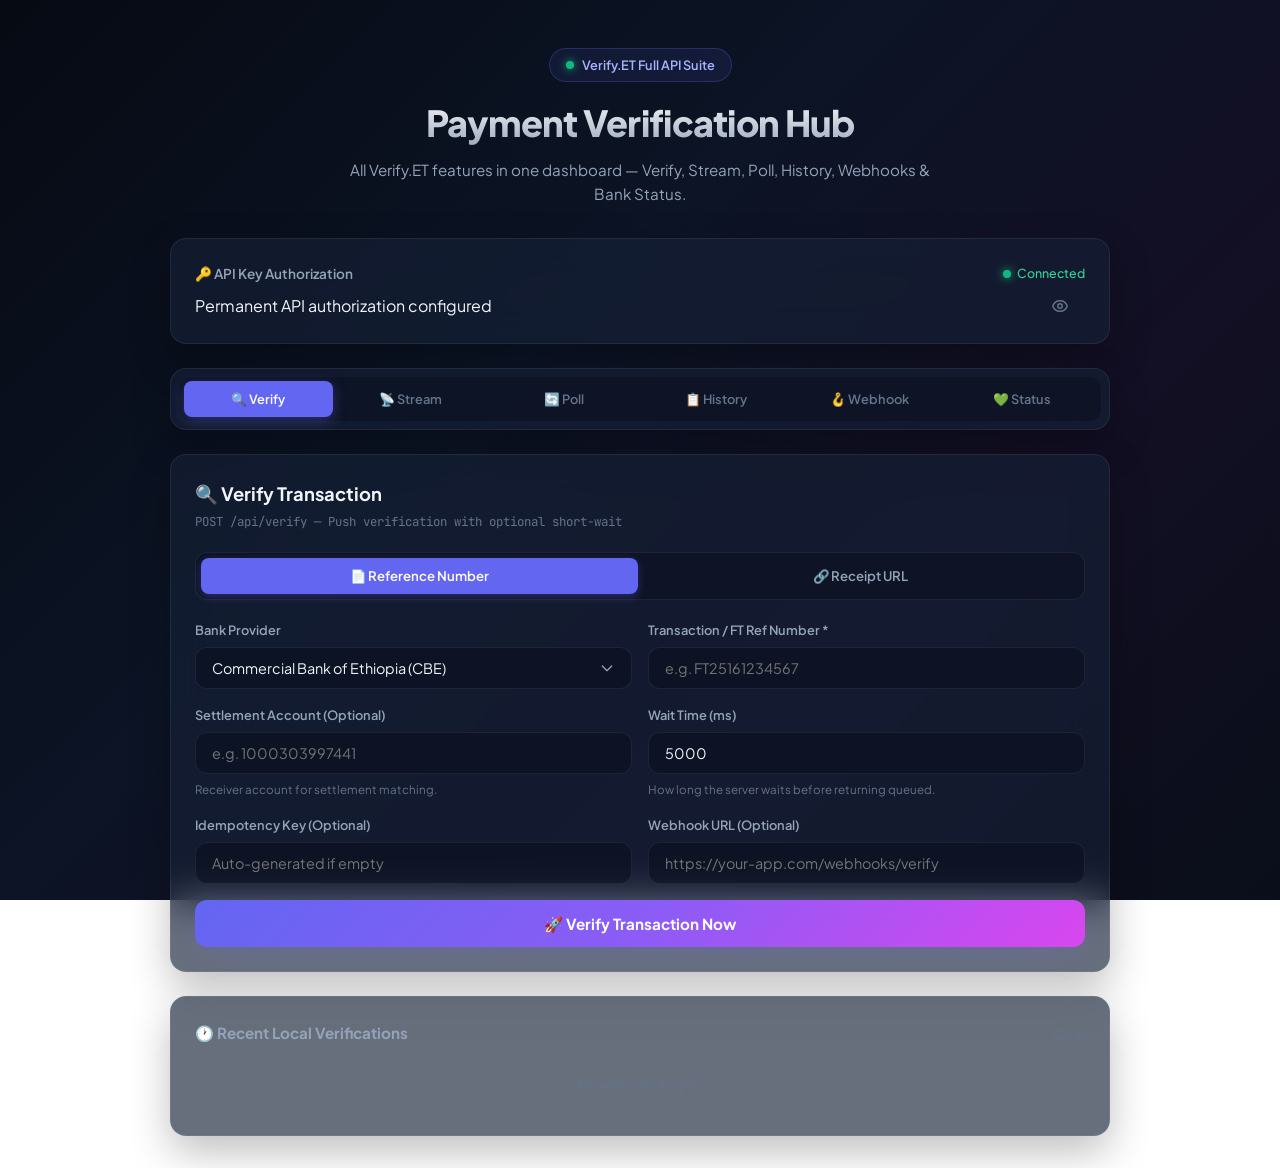
<file: index.html>
<!DOCTYPE html>
<html lang="en">
<head>
  <meta charset="UTF-8">
  <meta name="viewport" content="width=device-width, initial-scale=1.0">
  <title>Verify.ET — Full Payment Verification Suite</title>
  <meta name="description" content="Verify Ethiopian bank transactions with all Verify.ET features: Push, Pull/Stream, Polling, Webhooks, History & more.">
  <link rel="preconnect" href="https://fonts.googleapis.com">
  <link rel="preconnect" href="https://fonts.gstatic.com" crossorigin>
  <link href="https://fonts.googleapis.com/css2?family=Plus+Jakarta+Sans:wght@300;400;500;600;700;800&family=JetBrains+Mono:wght@400;500;600&display=swap" rel="stylesheet">
  <link rel="stylesheet" href="styles.css">
</head>
<body>
  <div class="container">
    <!-- Header -->
    <header class="header">
      <div class="brand-badge"><span class="dot"></span> Verify.ET Full API Suite</div>
      <h1>Payment Verification Hub</h1>
      <p>All Verify.ET features in one dashboard — Verify, Stream, Poll, History, Webhooks & Bank Status.</p>
    </header>

    <!-- API Config Card -->
    <div class="glass-card">
      <div class="api-bar">
        <label>
          <span>🔑 API Key Authorization</span>
          <span class="status-dot-label"><span class="dot"></span> Connected</span>
        </label>
        <div class="input-wrapper">
          <div class="api-configured">Permanent API authorization configured</div>
          <button type="button" class="toggle-btn" id="toggleApiKey" title="Toggle visibility" hidden>
            <svg width="18" height="18" fill="none" stroke="currentColor" viewBox="0 0 24 24"><path stroke-linecap="round" stroke-linejoin="round" stroke-width="2" d="M15 12a3 3 0 11-6 0 3 3 0 016 0z"/><path stroke-linecap="round" stroke-linejoin="round" stroke-width="2" d="M2.458 12C3.732 7.943 7.523 5 12 5c4.478 0 8.268 2.943 9.542 7-1.274 4.057-5.064 7-9.542 7-4.477 0-8.268-2.943-9.542-7z"/></svg>
          </button>
        </div>
      </div>
    </div>

    <!-- Main Navigation Tabs -->
    <div class="glass-card main-tabs-card">
      <div class="main-tabs-nav">
        <button class="main-tab active" onclick="switchMainTab('verify')">🔍 Verify</button>
        <button class="main-tab" onclick="switchMainTab('stream')">📡 Stream</button>
        <button class="main-tab" onclick="switchMainTab('poll')">🔄 Poll</button>
        <button class="main-tab" onclick="switchMainTab('history')">📋 History</button>
        <button class="main-tab" onclick="switchMainTab('webhook')">🪝 Webhook</button>
        <button class="main-tab" onclick="switchMainTab('status')">💚 Status</button>
      </div>
    </div>

    <!-- ===== TAB: VERIFY ===== -->
    <div class="tab-panel active" id="panel-verify">
      <div class="glass-card">
        <div class="card-title">
          <span>🔍 Verify Transaction</span>
          <span class="card-subtitle">POST /api/verify — Push verification with optional short-wait</span>
        </div>
        <div class="tabs-nav">
          <button type="button" class="tab-btn active" id="tabTxn" onclick="switchSubTab('txn')">📄 Reference Number</button>
          <button type="button" class="tab-btn" id="tabUrl" onclick="switchSubTab('url')">🔗 Receipt URL</button>
        </div>
        <form id="verifyForm" onsubmit="handleVerify(event)">
          <div class="form-grid">
            <div class="form-group">
              <label for="bankSelect">Bank Provider</label>
              <select id="bankSelect" class="form-control">
                <option value="cbe" selected>Commercial Bank of Ethiopia (CBE)</option>
                <option value="amhara">Amhara Bank</option>
                <option value="telebirr">Telebirr</option>
                <option value="dashen">Dashen Bank</option>
                <option value="awash">Awash Bank</option>
                <option value="boa">Bank of Abyssinia (BOA)</option>
                <option value="zemen">Zemen Bank</option>
                <option value="cbebirr">CBE Birr</option>
                <option value="mpesa">M-Pesa Ethiopia</option>
                <option value="siinqee">Siinqee Bank</option>
                <option value="kaafi">Kaafi Ebirr</option>
              </select>
            </div>
            <div id="txnFieldsGroup" class="form-group">
              <label for="txnInput">Transaction / FT Ref Number *</label>
              <input type="text" id="txnInput" class="form-control" placeholder="e.g. FT25161234567" required>
            </div>
            <div id="urlFieldsGroup" class="form-group" style="display:none;">
              <label for="urlInput">Receipt URL *</label>
              <input type="url" id="urlInput" class="form-control" placeholder="https://cbe.com.et/receipt/...">
              <div class="hint-text">Paste the full receipt URL shared from mobile banking.</div>
            </div>
            <div class="form-group">
              <label for="accountInput">Settlement Account (Optional)</label>
              <input type="text" id="accountInput" class="form-control" placeholder="e.g. 1000303997441">
              <div class="hint-text">Receiver account for settlement matching.</div>
            </div>
            <div class="form-group">
              <label for="waitMsInput">Wait Time (ms)</label>
              <input type="number" id="waitMsInput" class="form-control" value="5000" min="0" max="15000" step="500">
              <div class="hint-text">How long the server waits before returning queued.</div>
            </div>
            <div class="form-group">
              <label for="idempotencyInput">Idempotency Key (Optional)</label>
              <input type="text" id="idempotencyInput" class="form-control" placeholder="Auto-generated if empty">
            </div>
            <div class="form-group">
              <label for="webhookUrlInput">Webhook URL (Optional)</label>
              <input type="url" id="webhookUrlInput" class="form-control" placeholder="https://your-app.com/webhooks/verify">
            </div>
          </div>
          <button type="submit" class="btn-submit" id="btnSubmit">
            <span id="btnText">🚀 Verify Transaction Now</span>
            <div class="spinner" id="btnSpinner" style="display:none;"></div>
          </button>
        </form>
      </div>
    </div>

    <!-- ===== TAB: STREAM (SSE) ===== -->
    <div class="tab-panel" id="panel-stream">
      <div class="glass-card">
        <div class="card-title">
          <span>📡 Real-Time Stream (SSE)</span>
          <span class="card-subtitle">GET /api/verify/:requestId/events — Server-Sent Events</span>
        </div>
        <div class="form-grid">
          <div class="form-group full-width">
            <label for="streamRequestId">Request ID</label>
            <input type="text" id="streamRequestId" class="form-control" placeholder="550e8400-e29b-41d4-a716-446655440000">
            <div class="hint-text">Enter the requestId from a queued verification to stream live updates.</div>
          </div>
        </div>
        <div class="btn-row">
          <button type="button" class="btn-submit" onclick="startStream()" id="btnStream">
            <span>📡 Start Stream</span>
          </button>
          <button type="button" class="btn-danger" onclick="stopStream()" id="btnStopStream" style="display:none;">
            ⏹ Stop
          </button>
        </div>
        <div id="streamEventsContainer" class="stream-events" style="display:none;">
          <div class="stream-header">
            <span>Live Events</span>
            <span class="stream-status" id="streamStatusDot">● Connecting</span>
          </div>
          <div id="streamEventsList" class="stream-list"></div>
        </div>
      </div>
    </div>

    <!-- ===== TAB: POLL ===== -->
    <div class="tab-panel" id="panel-poll">
      <div class="glass-card">
        <div class="card-title">
          <span>🔄 Poll Verification Status</span>
          <span class="card-subtitle">GET /api/verify/:requestId — Check status by ID</span>
        </div>
        <div class="form-grid">
          <div class="form-group full-width">
            <label for="pollRequestId">Request ID</label>
            <input type="text" id="pollRequestId" class="form-control" placeholder="550e8400-e29b-41d4-a716-446655440000">
          </div>
        </div>
        <div class="btn-row">
          <button type="button" class="btn-submit" onclick="pollOnce()">🔄 Poll Once</button>
          <button type="button" class="btn-submit btn-secondary-action" onclick="startAutoPoll()" id="btnAutoPoll">⚡ Auto-Poll</button>
          <button type="button" class="btn-danger" onclick="stopAutoPoll()" id="btnStopPoll" style="display:none;">⏹ Stop</button>
        </div>
        <div id="pollResultContainer" style="display:none;"></div>
      </div>
    </div>

    <!-- ===== TAB: HISTORY ===== -->
    <div class="tab-panel" id="panel-history">
      <div class="glass-card">
        <div class="card-title">
          <span>📋 Verification History</span>
          <span class="card-subtitle">GET /api/verify/history — Server-side history with filters</span>
        </div>
        <div class="form-grid">
          <div class="form-group">
            <label for="histBank">Filter by Bank</label>
            <select id="histBank" class="form-control">
              <option value="">All Banks</option>
              <option value="cbe">CBE</option>
              <option value="telebirr">Telebirr</option>
              <option value="dashen">Dashen</option>
              <option value="awash">Awash</option>
              <option value="boa">BOA</option>
              <option value="cbebirr">CBE Birr</option>
              <option value="siinqee">Siinqee</option>
              <option value="mpesa">M-Pesa</option>
              <option value="amhara">Amhara</option>
              <option value="zemen">Zemen</option>
              <option value="kaafi">Kaafi</option>
            </select>
          </div>
          <div class="form-group">
            <label for="histStatus">Filter by Status</label>
            <select id="histStatus" class="form-control">
              <option value="">All Statuses</option>
              <option value="success">Success</option>
              <option value="failed">Failed</option>
              <option value="not_found">Not Found</option>
              <option value="pending">Pending</option>
            </select>
          </div>
          <div class="form-group">
            <label for="histLimit">Limit</label>
            <input type="number" id="histLimit" class="form-control" value="20" min="1" max="100">
          </div>
          <div class="form-group">
            <label for="histOffset">Offset</label>
            <input type="number" id="histOffset" class="form-control" value="0" min="0">
          </div>
        </div>
        <button type="button" class="btn-submit" onclick="fetchHistory()">📋 Fetch History</button>
        <div id="historyResultContainer" style="display:none;"></div>
      </div>
    </div>

    <!-- ===== TAB: WEBHOOK ===== -->
    <div class="tab-panel" id="panel-webhook">
      <div class="glass-card">
        <div class="card-title">
          <span>🪝 Webhook Tester</span>
          <span class="card-subtitle">POST /api/verify/test-webhook — Send a test webhook event</span>
        </div>
        <div class="form-grid">
          <div class="form-group full-width">
            <label for="testWebhookUrl">Webhook URL</label>
            <input type="url" id="testWebhookUrl" class="form-control" placeholder="https://your-app.com/webhooks/verify">
          </div>
          <div class="form-group">
            <label for="webhookScenario">Scenario</label>
            <select id="webhookScenario" class="form-control">
              <option value="success">Success</option>
              <option value="failed">Failed</option>
              <option value="not_found">Not Found</option>
            </select>
          </div>
        </div>
        <button type="button" class="btn-submit" onclick="testWebhook()">🪝 Send Test Webhook</button>
        <div id="webhookResultContainer" style="display:none;"></div>
      </div>
    </div>

    <!-- ===== TAB: STATUS ===== -->
    <div class="tab-panel" id="panel-status">
      <div class="glass-card">
        <div class="card-title">
          <span>💚 Bank & System Status</span>
          <span class="card-subtitle">GET /api/uptime — Check provider availability</span>
        </div>
        <button type="button" class="btn-submit" onclick="fetchStatus()">💚 Check System Status</button>
        <div id="statusResultContainer" style="display:none;"></div>
      </div>
    </div>

    <!-- ===== RESULT CARD (shared for verify) ===== -->
    <div class="glass-card result-section" id="resultCard">
      <div class="receipt-header">
        <div class="bank-info">
          <div class="bank-icon" id="resBankIcon">CBE</div>
          <div class="bank-details">
            <h3 id="resBankName">Commercial Bank of Ethiopia</h3>
            <p id="resTxnId">Ref: —</p>
          </div>
        </div>
        <div class="status-badge verified" id="resStatusBadge">✓ Verified</div>
      </div>
      <div class="amount-display">
        <label>Total Verified Amount</label>
        <div class="amount-val" id="resAmount">0.00 <span>ETB</span></div>
      </div>
      <div class="details-grid">
        <div class="detail-item"><div class="label">Payer</div><div class="value" id="resPayerName">—</div><div class="sub-value" id="resPayerAcc">Acc: —</div></div>
        <div class="detail-item"><div class="label">Receiver</div><div class="value" id="resReceiverName">—</div><div class="sub-value" id="resReceiverAcc">Acc: —</div></div>
        <div class="detail-item"><div class="label">Date</div><div class="value" id="resDate">—</div><div class="sub-value" id="resMethod">Method: —</div></div>
        <div class="detail-item"><div class="label">Description</div><div class="value" id="resDescription">—</div></div>
      </div>
      <!-- Settlement Match -->
      <div id="settlementMatchSection" class="settlement-section" style="display:none;">
        <div class="section-title">🏦 Settlement Account Match</div>
        <div class="details-grid" id="settlementGrid"></div>
      </div>
      <!-- Confirmation History -->
      <div id="confirmationSection" class="settlement-section" style="display:none;">
        <div class="section-title">📊 Confirmation History</div>
        <div class="details-grid" id="confirmationGrid"></div>
      </div>
      <!-- Queued Info -->
      <div id="queuedSection" class="queued-section" style="display:none;">
        <div class="queued-banner">
          <div class="spinner"></div>
          <div>
            <strong>Verification Queued</strong>
            <p id="queuedMessage">Processing in background...</p>
          </div>
        </div>
        <div class="btn-row" style="margin-top:1rem;">
          <button type="button" class="btn-submit btn-secondary-action" onclick="autoStreamFromResult()">📡 Stream Updates</button>
          <button type="button" class="btn-submit btn-secondary-action" onclick="autoPollFromResult()">🔄 Auto-Poll</button>
        </div>
      </div>
      <div class="result-actions">
        <button type="button" class="btn-secondary" onclick="copyReceiptSummary()">📋 Copy Summary</button>
        <button type="button" class="btn-secondary" onclick="toggleJsonView()">{ } Raw JSON</button>
        <button type="button" class="btn-secondary" onclick="window.print()">🖨 Print</button>
      </div>
      <pre class="json-box" id="jsonBox"></pre>
    </div>

    <!-- Local History -->
    <div class="glass-card" id="localHistoryCard">
      <div class="history-title">
        <span>🕐 Recent Local Verifications</span>
        <button type="button" class="clear-btn" onclick="clearLocalHistory()">Clear</button>
      </div>
      <div class="history-list" id="localHistoryList">
        <div class="empty-state">No verifications yet.</div>
      </div>
    </div>
  </div>

  <div class="toast" id="toast">Notification</div>
  <script src="app.js"></script>
</body>
</html>
</file>
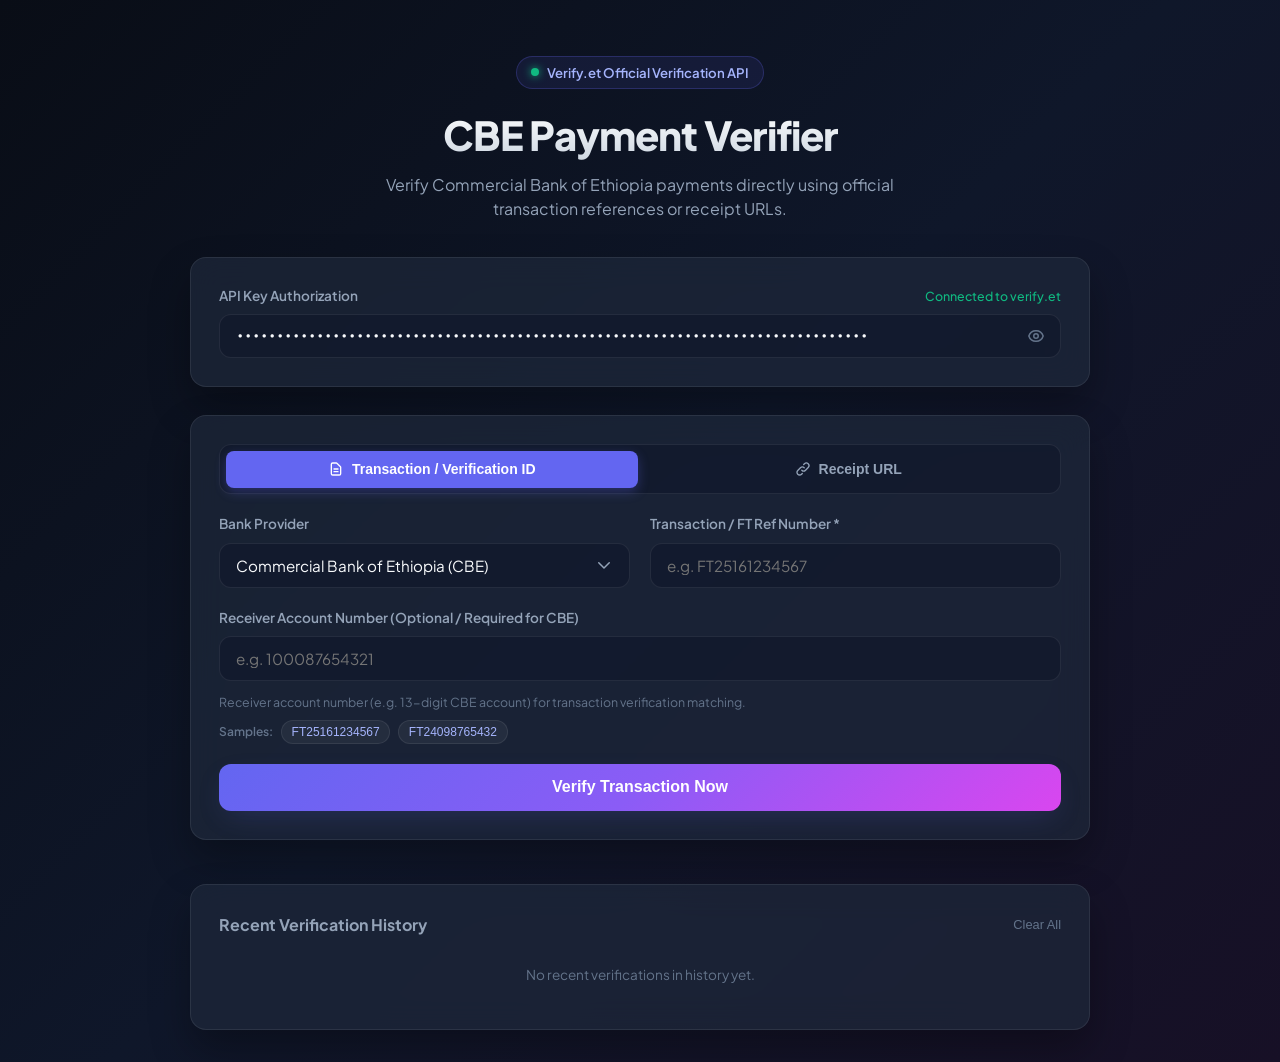
<file: cbe_verifier.html>
<!DOCTYPE html>
<html lang="en">
<head>
  <meta charset="UTF-8">
  <meta name="viewport" content="width=device-width, initial-scale=1.0">
  <title>Verify.et Payment Verifier | Commercial Bank of Ethiopia</title>
  <meta name="description" content="Verify Ethiopian Bank payment transactions and receipts using the official Verify.et API.">
  <link rel="preconnect" href="https://fonts.googleapis.com">
  <link rel="preconnect" href="https://fonts.gstatic.com" crossorigin>
  <link href="https://fonts.googleapis.com/css2?family=Plus+Jakarta+Sans:wght@300;400;500;600;700;800&family=JetBrains+Mono:wght@400;500;600&display=swap" rel="stylesheet">
  
  <style>
    :root {
      --bg-gradient: linear-gradient(135deg, #090d16 0%, #0f172a 50%, #171026 100%);
      --card-bg: rgba(30, 41, 59, 0.7);
      --card-border: rgba(255, 255, 255, 0.08);
      --card-hover-border: rgba(99, 102, 241, 0.3);
      --text-primary: #f8fafc;
      --text-secondary: #94a3b8;
      --text-muted: #64748b;
      --accent-primary: #6366f1;
      --accent-secondary: #8b5cf6;
      --accent-gradient: linear-gradient(135deg, #6366f1 0%, #8b5cf6 50%, #d946ef 100%);
      --success-bg: rgba(16, 185, 129, 0.12);
      --success-border: rgba(16, 185, 129, 0.3);
      --success-text: #10b981;
      --warning-bg: rgba(245, 158, 11, 0.12);
      --warning-border: rgba(245, 158, 11, 0.3);
      --warning-text: #f59e0b;
      --danger-bg: rgba(239, 68, 68, 0.12);
      --danger-border: rgba(239, 68, 68, 0.3);
      --danger-text: #ef4444;
      --radius-lg: 16px;
      --radius-md: 12px;
      --radius-sm: 8px;
      --shadow-glow: 0 10px 30px -10px rgba(99, 102, 241, 0.25);
    }

    * {
      box-sizing: border-box;
      margin: 0;
      padding: 0;
    }

    body {
      font-family: 'Plus Jakarta Sans', -apple-system, BlinkMacSystemFont, sans-serif;
      background: var(--bg-gradient);
      color: var(--text-primary);
      min-height: 100vh;
      display: flex;
      flex-direction: column;
      align-items: center;
      padding: 2rem 1rem;
      line-height: 1.5;
    }

    .container {
      width: 100%;
      max-width: 900px;
      margin: 0 auto;
      display: flex;
      flex-direction: column;
      gap: 1.75rem;
    }

    /* Header */
    .header {
      text-align: center;
      padding: 1.5rem 0 0.5rem;
    }

    .brand-badge {
      display: inline-flex;
      align-items: center;
      gap: 0.5rem;
      padding: 0.35rem 0.9rem;
      background: rgba(99, 102, 241, 0.1);
      border: 1px solid rgba(99, 102, 241, 0.25);
      border-radius: 9999px;
      font-size: 0.825rem;
      font-weight: 600;
      color: #a5b4fc;
      margin-bottom: 1rem;
    }

    .brand-badge .dot {
      width: 8px;
      height: 8px;
      background: #10b981;
      border-radius: 50%;
      box-shadow: 0 0 8px #10b981;
    }

    .header h1 {
      font-size: 2.5rem;
      font-weight: 800;
      letter-spacing: -0.02em;
      background: linear-gradient(180deg, #ffffff 0%, #cbd5e1 100%);
      -webkit-background-clip: text;
      -webkit-text-fill-color: transparent;
      margin-bottom: 0.5rem;
    }

    .header p {
      color: var(--text-secondary);
      font-size: 1rem;
      max-width: 580px;
      margin: 0 auto;
    }

    /* Cards */
    .glass-card {
      background: var(--card-bg);
      backdrop-filter: blur(16px);
      -webkit-backdrop-filter: blur(16px);
      border: 1px solid var(--card-border);
      border-radius: var(--radius-lg);
      padding: 1.75rem;
      box-shadow: 0 20px 40px rgba(0, 0, 0, 0.3);
      transition: border-color 0.25s ease, box-shadow 0.25s ease;
    }

    /* API Key Config Bar */
    .api-bar {
      display: flex;
      flex-direction: column;
      gap: 0.5rem;
    }

    .api-bar label {
      font-size: 0.85rem;
      font-weight: 600;
      color: var(--text-secondary);
      display: flex;
      justify-content: space-between;
      align-items: center;
    }

    .input-wrapper {
      position: relative;
      display: flex;
      align-items: center;
    }

    .input-wrapper input {
      width: 100%;
      background: rgba(15, 23, 42, 0.6);
      border: 1px solid var(--card-border);
      border-radius: var(--radius-md);
      padding: 0.75rem 1rem;
      padding-right: 2.75rem;
      color: var(--text-primary);
      font-family: 'JetBrains Mono', monospace;
      font-size: 0.875rem;
      outline: none;
      transition: all 0.2s ease;
    }

    .input-wrapper input:focus {
      border-color: var(--accent-primary);
      box-shadow: 0 0 0 3px rgba(99, 102, 241, 0.15);
    }

    .toggle-btn {
      position: absolute;
      right: 0.75rem;
      background: none;
      border: none;
      color: var(--text-muted);
      cursor: pointer;
      padding: 0.25rem;
      display: flex;
      align-items: center;
      justify-content: center;
      transition: color 0.2s ease;
    }

    .toggle-btn:hover {
      color: var(--text-primary);
    }

    /* Tabs */
    .tabs-nav {
      display: flex;
      background: rgba(15, 23, 42, 0.6);
      padding: 0.35rem;
      border-radius: var(--radius-md);
      border: 1px solid var(--card-border);
      gap: 0.25rem;
      margin-bottom: 1.25rem;
    }

    .tab-btn {
      flex: 1;
      padding: 0.65rem 1rem;
      border: none;
      background: transparent;
      color: var(--text-secondary);
      font-weight: 600;
      font-size: 0.875rem;
      border-radius: var(--radius-sm);
      cursor: pointer;
      transition: all 0.2s ease;
      display: flex;
      align-items: center;
      justify-content: center;
      gap: 0.5rem;
    }

    .tab-btn.active {
      background: var(--accent-primary);
      color: #ffffff;
      box-shadow: 0 4px 12px rgba(99, 102, 241, 0.3);
    }

    /* Form Inputs */
    .form-grid {
      display: grid;
      grid-template-columns: 1fr 1fr;
      gap: 1.25rem;
    }

    @media (max-width: 640px) {
      .form-grid {
        grid-template-columns: 1fr;
      }
    }

    .form-group {
      display: flex;
      flex-direction: column;
      gap: 0.5rem;
    }

    .form-group.full-width {
      grid-column: 1 / -1;
    }

    .form-group label {
      font-size: 0.85rem;
      font-weight: 600;
      color: var(--text-secondary);
    }

    .form-control {
      width: 100%;
      background: rgba(15, 23, 42, 0.6);
      border: 1px solid var(--card-border);
      border-radius: var(--radius-md);
      padding: 0.75rem 1rem;
      color: var(--text-primary);
      font-family: inherit;
      font-size: 0.95rem;
      outline: none;
      transition: all 0.2s ease;
    }

    .form-control:focus {
      border-color: var(--accent-primary);
      box-shadow: 0 0 0 3px rgba(99, 102, 241, 0.15);
    }

    select.form-control {
      appearance: none;
      background-image: url("data:image/svg+xml,%3Csvg xmlns='http://www.w3.org/2000/svg' fill='none' viewBox='0 0 24 24' stroke='%2394a3b8'%3E%3Cpath stroke-linecap='round' stroke-linejoin='round' stroke-width='2' d='M19 9l-7 7-7-7'%3E%3C/path%3E%3C/svg%3E");
      background-repeat: no-repeat;
      background-position: right 1rem center;
      background-size: 1.1rem;
      padding-right: 2.5rem;
    }

    .hint-text {
      font-size: 0.775rem;
      color: var(--text-muted);
      margin-top: 0.25rem;
    }

    .quick-samples {
      display: flex;
      align-items: center;
      gap: 0.5rem;
      margin-top: 0.5rem;
      flex-wrap: wrap;
    }

    .sample-chip {
      font-size: 0.75rem;
      padding: 0.25rem 0.6rem;
      background: rgba(255, 255, 255, 0.05);
      border: 1px solid var(--card-border);
      border-radius: 9999px;
      color: #a5b4fc;
      cursor: pointer;
      transition: all 0.2s ease;
    }

    .sample-chip:hover {
      background: rgba(99, 102, 241, 0.2);
      border-color: rgba(99, 102, 241, 0.4);
    }

    /* Primary Button */
    .btn-submit {
      margin-top: 1.25rem;
      width: 100%;
      padding: 0.9rem 1.5rem;
      background: var(--accent-gradient);
      border: none;
      border-radius: var(--radius-md);
      color: #ffffff;
      font-weight: 700;
      font-size: 1rem;
      cursor: pointer;
      box-shadow: var(--shadow-glow);
      transition: all 0.25s ease;
      display: flex;
      align-items: center;
      justify-content: center;
      gap: 0.6rem;
    }

    .btn-submit:hover {
      transform: translateY(-2px);
      box-shadow: 0 12px 35px -5px rgba(99, 102, 241, 0.4);
    }

    .btn-submit:active {
      transform: translateY(0);
    }

    .btn-submit:disabled {
      opacity: 0.6;
      cursor: not-allowed;
      transform: none;
    }

    /* Result Section */
    .result-section {
      display: none;
      animation: fadeIn 0.3s ease;
    }

    @keyframes fadeIn {
      from { opacity: 0; transform: translateY(10px); }
      to { opacity: 1; transform: translateY(0); }
    }

    .receipt-header {
      display: flex;
      justify-content: space-between;
      align-items: flex-start;
      padding-bottom: 1.25rem;
      border-bottom: 1px dashed var(--card-border);
      margin-bottom: 1.25rem;
    }

    .bank-info {
      display: flex;
      align-items: center;
      gap: 0.75rem;
    }

    .bank-icon {
      width: 44px;
      height: 44px;
      background: linear-gradient(135deg, #4f46e5, #7c3aed);
      border-radius: 12px;
      display: flex;
      align-items: center;
      justify-content: center;
      font-weight: 800;
      font-size: 1.1rem;
      color: #fff;
    }

    .bank-details h3 {
      font-size: 1.15rem;
      font-weight: 700;
      color: #fff;
    }

    .bank-details p {
      font-size: 0.8rem;
      color: var(--text-muted);
      font-family: 'JetBrains Mono', monospace;
    }

    .status-badge {
      display: inline-flex;
      align-items: center;
      gap: 0.4rem;
      padding: 0.4rem 0.85rem;
      border-radius: 9999px;
      font-size: 0.825rem;
      font-weight: 700;
      text-transform: uppercase;
      letter-spacing: 0.04em;
    }

    .status-badge.verified {
      background: var(--success-bg);
      border: 1px solid var(--success-border);
      color: var(--success-text);
    }

    .status-badge.duplicate {
      background: var(--warning-bg);
      border: 1px solid var(--warning-border);
      color: var(--warning-text);
    }

    .status-badge.failed {
      background: var(--danger-bg);
      border: 1px solid var(--danger-border);
      color: var(--danger-text);
    }

    .amount-display {
      background: rgba(15, 23, 42, 0.5);
      border: 1px solid var(--card-border);
      border-radius: var(--radius-md);
      padding: 1.25rem;
      text-align: center;
      margin-bottom: 1.5rem;
    }

    .amount-display label {
      font-size: 0.8rem;
      color: var(--text-muted);
      text-transform: uppercase;
      letter-spacing: 0.05em;
      font-weight: 600;
    }

    .amount-val {
      font-size: 2.4rem;
      font-weight: 800;
      color: #10b981;
      margin-top: 0.25rem;
    }

    .amount-val span {
      font-size: 1.2rem;
      font-weight: 600;
      color: var(--text-secondary);
      margin-left: 0.25rem;
    }

    /* Details Grid */
    .details-grid {
      display: grid;
      grid-template-columns: 1fr 1fr;
      gap: 1rem;
      margin-bottom: 1.5rem;
    }

    @media (max-width: 600px) {
      .details-grid {
        grid-template-columns: 1fr;
      }
    }

    .detail-item {
      background: rgba(15, 23, 42, 0.3);
      border: 1px solid rgba(255, 255, 255, 0.04);
      border-radius: var(--radius-sm);
      padding: 0.85rem;
    }

    .detail-item .label {
      font-size: 0.775rem;
      color: var(--text-muted);
      font-weight: 600;
      text-transform: uppercase;
      letter-spacing: 0.03em;
    }

    .detail-item .value {
      font-size: 0.95rem;
      font-weight: 600;
      color: var(--text-primary);
      margin-top: 0.2rem;
      word-break: break-all;
    }

    .detail-item .sub-value {
      font-size: 0.8rem;
      color: var(--text-secondary);
      font-family: 'JetBrains Mono', monospace;
    }

    /* Action bar for results */
    .result-actions {
      display: flex;
      gap: 0.75rem;
      flex-wrap: wrap;
    }

    .btn-secondary {
      flex: 1;
      padding: 0.65rem 1rem;
      background: rgba(255, 255, 255, 0.05);
      border: 1px solid var(--card-border);
      border-radius: var(--radius-md);
      color: var(--text-primary);
      font-weight: 600;
      font-size: 0.875rem;
      cursor: pointer;
      transition: all 0.2s ease;
      display: flex;
      align-items: center;
      justify-content: center;
      gap: 0.4rem;
    }

    .btn-secondary:hover {
      background: rgba(255, 255, 255, 0.1);
      border-color: rgba(255, 255, 255, 0.2);
    }

    /* JSON Drawer */
    .json-box {
      margin-top: 1rem;
      background: #090d16;
      border: 1px solid var(--card-border);
      border-radius: var(--radius-md);
      padding: 1rem;
      font-family: 'JetBrains Mono', monospace;
      font-size: 0.8rem;
      color: #38bdf8;
      max-height: 250px;
      overflow-y: auto;
      display: none;
    }

    /* Loading Spinner */
    .spinner {
      width: 20px;
      height: 20px;
      border: 3px solid rgba(255, 255, 255, 0.3);
      border-radius: 50%;
      border-top-color: #fff;
      animation: spin 0.8s linear infinite;
    }

    @keyframes spin {
      to { transform: rotate(360deg); }
    }

    /* History section */
    .history-section {
      margin-top: 1rem;
    }

    .history-title {
      font-size: 1rem;
      font-weight: 700;
      color: var(--text-secondary);
      margin-bottom: 0.75rem;
      display: flex;
      justify-content: space-between;
      align-items: center;
    }

    .history-list {
      display: flex;
      flex-direction: column;
      gap: 0.5rem;
    }

    .history-item {
      display: flex;
      justify-content: space-between;
      align-items: center;
      background: rgba(15, 23, 42, 0.4);
      border: 1px solid var(--card-border);
      border-radius: var(--radius-md);
      padding: 0.75rem 1rem;
      cursor: pointer;
      transition: all 0.2s ease;
    }

    .history-item:hover {
      background: rgba(30, 41, 59, 0.8);
      border-color: var(--card-hover-border);
    }

    .history-meta {
      display: flex;
      flex-direction: column;
    }

    .history-id {
      font-weight: 700;
      font-size: 0.9rem;
      color: var(--text-primary);
    }

    .history-sub {
      font-size: 0.75rem;
      color: var(--text-muted);
    }

    .history-amount {
      font-weight: 700;
      font-size: 0.95rem;
      color: #10b981;
    }

    /* Toast */
    .toast {
      position: fixed;
      bottom: 2rem;
      right: 2rem;
      background: #1e293b;
      border: 1px solid var(--accent-primary);
      color: #fff;
      padding: 0.85rem 1.25rem;
      border-radius: var(--radius-md);
      box-shadow: 0 10px 30px rgba(0,0,0,0.5);
      font-size: 0.875rem;
      font-weight: 600;
      z-index: 1000;
      display: none;
      animation: slideUp 0.3s ease;
    }

    @keyframes slideUp {
      from { opacity: 0; transform: translateY(20px); }
      to { opacity: 1; transform: translateY(0); }
    }
  </style>
</head>
<body>

  <div class="container">
    
    <!-- Header -->
    <header class="header">
      <div class="brand-badge">
        <span class="dot"></span> Verify.et Official Verification API
      </div>
      <h1>CBE Payment Verifier</h1>
      <p>Verify Commercial Bank of Ethiopia payments directly using official transaction references or receipt URLs.</p>
    </header>

    <!-- API Config Card -->
    <div class="glass-card">
      <div class="api-bar">
        <label for="apiKeyInput">
          <span>API Key Authorization</span>
          <span style="color: #10b981; font-weight: 500; font-size: 0.775rem;">Connected to verify.et</span>
        </label>
        <div class="input-wrapper">
          <input type="password" id="apiKeyInput" value="VERIFY_BANK_ET_zPNYhmxU7kRd2yBZrKE5C7MjsRlkHODag5Su9kvIcQOszijAVuO37sgqUVLnznGv" placeholder="VERIFY_BANK_ET_..." autocomplete="off">
          <button type="button" class="toggle-btn" id="toggleApiKey" title="Toggle visibility">
            <svg width="18" height="18" fill="none" stroke="currentColor" viewBox="0 0 24 24">
              <path stroke-linecap="round" stroke-linejoin="round" stroke-width="2" d="M15 12a3 3 0 11-6 0 3 3 0 016 0z" />
              <path stroke-linecap="round" stroke-linejoin="round" stroke-width="2" d="M2.458 12C3.732 7.943 7.523 5 12 5c4.478 0 8.268 2.943 9.542 7-1.274 4.057-5.064 7-9.542 7-4.477 0-8.268-2.943-9.542-7z" />
            </svg>
          </button>
        </div>
      </div>
    </div>

    <!-- Main Form Card -->
    <div class="glass-card">
      <!-- Tabs -->
      <div class="tabs-nav">
        <button type="button" class="tab-btn active" id="tabTxn" onclick="switchTab('txn')">
          <svg width="16" height="16" fill="none" stroke="currentColor" viewBox="0 0 24 24"><path stroke-linecap="round" stroke-linejoin="round" stroke-width="2" d="M9 12h6m-6 4h6m2 5H7a2 2 0 01-2-2V5a2 2 0 012-2h5.586a1 1 0 01.707.293l5.414 5.414a1 1 0 01.293.707V19a2 2 0 01-2 2z"/></svg>
          Transaction / Verification ID
        </button>
        <button type="button" class="tab-btn" id="tabUrl" onclick="switchTab('url')">
          <svg width="16" height="16" fill="none" stroke="currentColor" viewBox="0 0 24 24"><path stroke-linecap="round" stroke-linejoin="round" stroke-width="2" d="M13.828 10.172a4 4 0 00-5.656 0l-4 4a4 4 0 105.656 5.656l1.102-1.101m-.758-4.899a4 4 0 005.656 0l4-4a4 4 0 00-5.656-5.656l-1.1 1.1"/></svg>
          Receipt URL
        </button>
      </div>

      <form id="verifyForm" onsubmit="handleVerify(event)">
        <div class="form-grid">
          
          <!-- Bank Select -->
          <div class="form-group">
            <label for="bankSelect">Bank Provider</label>
            <select id="bankSelect" class="form-control">
              <option value="cbe" selected>Commercial Bank of Ethiopia (CBE)</option>
              <option value="amhara">Amhara Bank</option>
              <option value="telebirr">Telebirr</option>
              <option value="dashen">Dashen Bank</option>
              <option value="awash">Awash Bank</option>
              <option value="boa">Bank of Abyssinia (BOA)</option>
              <option value="zemen">Zemen Bank</option>
              <option value="cbebirr">CBE Birr</option>
              <option value="mpesa">M-Pesa Ethiopia</option>
              <option value="siinqee">Siinqee Bank</option>
            </select>
          </div>

          <!-- Transaction Number Input (for Txn Mode) -->
          <div id="txnFieldsGroup" class="form-group">
            <label for="txnInput">Transaction / FT Ref Number *</label>
            <input type="text" id="txnInput" class="form-control" placeholder="e.g. FT25161234567" required>
          </div>

          <!-- Receipt URL Input (for URL Mode) -->
          <div id="urlFieldsGroup" class="form-group" style="display: none;">
            <label for="urlInput">Receipt URL *</label>
            <input type="url" id="urlInput" class="form-control" placeholder="https://cbe.com.et/receipt/...">
            <div class="hint-text">Paste the full receipt web URL shared from mobile banking app.</div>
          </div>

          <!-- Receiver Account Input (Available for both Txn and URL modes) -->
          <div class="form-group full-width">
            <label for="accountInput">Receiver Account Number (Optional / Required for CBE)</label>
            <input type="text" id="accountInput" class="form-control" placeholder="e.g. 100087654321">
            <div class="hint-text">Receiver account number (e.g. 13-digit CBE account) for transaction verification matching.</div>
          </div>

        </div>

        <!-- Sample Loaders -->
        <div class="quick-samples">
          <span style="font-size:0.75rem; color: var(--text-muted); font-weight: 600;">Samples:</span>
          <button type="button" class="sample-chip" onclick="fillSample('FT25161234567', '1000876543218')">FT25161234567</button>
          <button type="button" class="sample-chip" onclick="fillSample('FT24098765432', '1000123456789')">FT24098765432</button>
        </div>

        <!-- Submit Button -->
        <button type="submit" class="btn-submit" id="btnSubmit">
          <span id="btnText">Verify Transaction Now</span>
          <div class="spinner" id="btnSpinner" style="display: none;"></div>
        </button>
      </form>
    </div>

    <!-- Results Section -->
    <div class="glass-card result-section" id="resultCard">
      <div class="receipt-header">
        <div class="bank-info">
          <div class="bank-icon" id="resBankIcon">CBE</div>
          <div class="bank-details">
            <h3 id="resBankName">Commercial Bank of Ethiopia</h3>
            <p id="resTxnId">Ref: FT25161234567</p>
          </div>
        </div>
        <div class="status-badge verified" id="resStatusBadge">
          ✓ Verified
        </div>
      </div>

      <!-- Amount Banner -->
      <div class="amount-display">
        <label>Total Verified Amount</label>
        <div class="amount-val" id="resAmount">1,350.00 <span>ETB</span></div>
      </div>

      <!-- Detail Grid -->
      <div class="details-grid">
        <div class="detail-item">
          <div class="label">Payer Details</div>
          <div class="value" id="resPayerName">Hayat Ahmed</div>
          <div class="sub-value" id="resPayerAcc">Acc: 100012345678</div>
        </div>

        <div class="detail-item">
          <div class="label">Receiver Details</div>
          <div class="value" id="resReceiverName">Abebe Bekele</div>
          <div class="sub-value" id="resReceiverAcc">Acc: 100087654321</div>
        </div>

        <div class="detail-item">
          <div class="label">Transaction Date</div>
          <div class="value" id="resDate">June 10, 2025 - 02:30 PM</div>
          <div class="sub-value" id="resMethod">Method: Official API</div>
        </div>

        <div class="detail-item">
          <div class="label">Description / Note</div>
          <div class="value" id="resDescription">Payment for invoice #1042</div>
        </div>
      </div>

      <!-- Actions -->
      <div class="result-actions">
        <button type="button" class="btn-secondary" onclick="copyReceiptSummary()">
          <svg width="16" height="16" fill="none" stroke="currentColor" viewBox="0 0 24 24"><path stroke-linecap="round" stroke-linejoin="round" stroke-width="2" d="M8 16H6a2 2 0 01-2-2V6a2 2 0 012-2h8a2 2 0 012 2v2m-6 12h8a2 2 0 002-2v-8a2 2 0 00-2-2h-8a2 2 0 00-2 2v8a2 2 0 002 2z"/></svg>
          Copy Summary
        </button>
        <button type="button" class="btn-secondary" onclick="toggleJsonView()">
          <svg width="16" height="16" fill="none" stroke="currentColor" viewBox="0 0 24 24"><path stroke-linecap="round" stroke-linejoin="round" stroke-width="2" d="M10 20l4-16m4 4l4 4-4 4M6 16l-4-4 4-4"/></svg>
          View Raw JSON
        </button>
        <button type="button" class="btn-secondary" onclick="window.print()">
          <svg width="16" height="16" fill="none" stroke="currentColor" viewBox="0 0 24 24"><path stroke-linecap="round" stroke-linejoin="round" stroke-width="2" d="M17 17h2a2 2 0 002-2v-4a2 2 0 00-2-2H5a2 2 0 00-2 2v4a2 2 0 002 2h2m2 4h6a2 2 0 002-2v-4a2 2 0 00-2-2H9a2 2 0 00-2 2v4a2 2 0 002 2zm8-12V5a2 2 0 00-2-2H9a2 2 0 00-2 2v4h10z"/></svg>
          Print Receipt
        </button>
      </div>

      <!-- Raw JSON Box -->
      <pre class="json-box" id="jsonBox"></pre>
    </div>

    <!-- Verification History Card -->
    <div class="glass-card history-section" id="historyCard">
      <div class="history-title">
        <span>Recent Verification History</span>
        <button type="button" style="background:none; border:none; color:var(--text-muted); cursor:pointer; font-size:0.8rem;" onclick="clearHistory()">Clear All</button>
      </div>
      <div class="history-list" id="historyList">
        <div style="font-size:0.85rem; color:var(--text-muted); text-align:center; padding:1rem 0;">No recent verifications in history yet.</div>
      </div>
    </div>

  </div>

  <div class="toast" id="toast">Notification text</div>

  <script>
    let activeTab = 'txn';
    let currentResponseData = null;
    let verificationHistory = JSON.parse(localStorage.getItem('verify_et_history') || '[]');

    // Initialize UI
    document.addEventListener('DOMContentLoaded', () => {
      renderHistory();
      
      // API Key Toggle
      const apiKeyInput = document.getElementById('apiKeyInput');
      const toggleApiKey = document.getElementById('toggleApiKey');
      toggleApiKey.addEventListener('click', () => {
        if (apiKeyInput.type === 'password') {
          apiKeyInput.type = 'text';
        } else {
          apiKeyInput.type = 'password';
        }
      });
    });

    function switchTab(tab) {
      activeTab = tab;
      const tabTxn = document.getElementById('tabTxn');
      const tabUrl = document.getElementById('tabUrl');
      const txnGroup = document.getElementById('txnFieldsGroup');
      const urlGroup = document.getElementById('urlFieldsGroup');
      const txnInput = document.getElementById('txnInput');
      const urlInput = document.getElementById('urlInput');

      if (tab === 'txn') {
        tabTxn.classList.add('active');
        tabUrl.classList.remove('active');
        txnGroup.style.display = 'flex';
        urlGroup.style.display = 'none';
        txnInput.required = true;
        urlInput.required = false;
      } else {
        tabUrl.classList.add('active');
        tabTxn.classList.remove('active');
        txnGroup.style.display = 'none';
        urlGroup.style.display = 'flex';
        txnInput.required = false;
        urlInput.required = true;
      }
    }

    function fillSample(ftNumber, accNumber) {
      switchTab('txn');
      document.getElementById('txnInput').value = ftNumber;
      if (accNumber) {
        document.getElementById('accountInput').value = accNumber;
      }
      showToast('Sample data pre-filled!');
    }

    async function handleVerify(e) {
      e.preventDefault();

      const apiKey = document.getElementById('apiKeyInput').value.trim();
      const bank = document.getElementById('bankSelect').value;
      const accNum = document.getElementById('accountInput').value.trim();
      
      if (!apiKey) {
        showToast('Please enter your Verify.et API Key!');
        return;
      }

      // Build payload based on active tab
      const payload = { bank };

      if (activeTab === 'txn') {
        const txnNum = document.getElementById('txnInput').value.trim();
        if (!txnNum) {
          showToast('Please enter a Transaction Number / FT Ref!');
          return;
        }
        payload.referenceNumber = txnNum;
        payload.reference = txnNum;
      } else {
        const receiptUrl = document.getElementById('urlInput').value.trim();
        if (!receiptUrl) {
          showToast('Please enter a valid Receipt URL!');
          return;
        }
        payload.receiptUrl = receiptUrl;
      }

      // Receiver account option passed for both Txn and Receipt URL modes
      if (accNum) {
        payload.accountSuffix = accNum;
        payload.settlementAccount = accNum;
      }

      setLoading(true);

      const endpointParams = '?waitMs=5000';
      const endpointUrl = window.location.protocol.startsWith('http') 
        ? '/api/verify' 
        : 'https://verify.et/api/verify';
      const endpoint = endpointUrl + endpointParams;

      try {
        const response = await fetch(endpoint, {
          method: 'POST',
          headers: {
            'x-api-key': apiKey,
            'Content-Type': 'application/json'
          },
          body: JSON.stringify(payload)
        });

        const data = await response.json();
        currentResponseData = data;

        if (response.ok && data.success !== false) {
          displayResult(data);
          saveToHistory(data, payload);
          showToast('Verification Successful!');
        } else {
          handleApiError(data, response.status);
        }

      } catch (err) {
        console.error('Fetch Error:', err);
        handleNetworkError(err, payload);
      } finally {
        setLoading(false);
      }
    }

    function displayResult(res) {
      const card = document.getElementById('resultCard');
      card.style.display = 'block';

      const apiData = (res.data && Array.isArray(res.data) && res.data.length > 0) ? res.data[0] : (res.data || {});
      const receipt = apiData;

      // Bank Name
      const bankNames = {
        cbe: 'Commercial Bank of Ethiopia',
        amhara: 'Amhara Bank',
        telebirr: 'Telebirr',
        dashen: 'Dashen Bank',
        awash: 'Awash Bank',
        boa: 'Bank of Abyssinia',
        zemen: 'Zemen Bank',
        cbebirr: 'CBE Birr',
        mpesa: 'M-Pesa Ethiopia',
        siinqee: 'Siinqee Bank'
      };

      const bankKey = apiData.bank || document.getElementById('bankSelect').value;
      document.getElementById('resBankName').textContent = apiData.bank_name || bankNames[bankKey] || 'Bank Payment';
      document.getElementById('resBankIcon').textContent = bankKey.toUpperCase().slice(0, 3);
      
      const txnId = res.requestId || apiData.referenceNumber || apiData.transactionNumber || apiData.transaction_number || 'N/A';
      document.getElementById('resTxnId').textContent = `Ref: ${txnId}`;

      // Status Badge
      const isVerified = res.verification?.verified || apiData.verified || false;
      const statusValue = res.verification?.status || apiData.status;

      const badge = document.getElementById('resStatusBadge');
      if (res.duplicate) {
        badge.className = 'status-badge duplicate';
        badge.textContent = '⚠ Duplicate Payment';
      } else if (statusValue === 'failed' || !isVerified) {
        badge.className = 'status-badge failed';
        badge.textContent = '✕ Unverified / Failed';
      } else {
        badge.className = 'status-badge verified';
        badge.textContent = '✓ Verified & Completed';
      }

      // Amount
      const amt = receipt.amount !== undefined ? Number(receipt.amount).toLocaleString('en-US', { minimumFractionDigits: 2 }) : '0.00';
      const currency = receipt.currency || 'ETB';
      document.getElementById('resAmount').innerHTML = `${amt} <span>${currency}</span>`;

      // Details
      document.getElementById('resPayerName').textContent = receipt.senderName || receipt.payer_name || 'N/A';
      document.getElementById('resPayerAcc').textContent = receipt.senderAccount || receipt.payer_account ? `Acc: ${receipt.senderAccount || receipt.payer_account}` : 'Acc: N/A';

      document.getElementById('resReceiverName').textContent = receipt.receiverName || receipt.receiver_name || 'N/A';
      document.getElementById('resReceiverAcc').textContent = receipt.receiverAccount || receipt.receiver_account ? `Acc: ${receipt.receiverAccount || receipt.receiver_account}` : 'Acc: N/A';

      const timestamp = receipt.timestamp || receipt.transaction_date;
      const txDate = timestamp ? new Date(timestamp).toLocaleString('en-US', {
        dateStyle: 'medium',
        timeStyle: 'short'
      }) : 'N/A';
      document.getElementById('resDate').textContent = txDate;
      document.getElementById('resMethod').textContent = `Method: ${res.verification_method || 'Official API'}`;

      document.getElementById('resDescription').textContent = receipt.description || 'No payment note attached';

      // JSON
      document.getElementById('jsonBox').textContent = JSON.stringify(res, null, 2);

      // Scroll into view smooth
      card.scrollIntoView({ behavior: 'smooth', block: 'nearest' });
    }

    function handleApiError(data, status) {
      const card = document.getElementById('resultCard');
      card.style.display = 'block';

      const bankNames = {
        cbe: 'Commercial Bank of Ethiopia',
        amhara: 'Amhara Bank',
        telebirr: 'Telebirr',
        dashen: 'Dashen Bank',
        awash: 'Awash Bank',
        boa: 'Bank of Abyssinia',
        zemen: 'Zemen Bank',
        cbebirr: 'CBE Birr',
        mpesa: 'M-Pesa Ethiopia',
        siinqee: 'Siinqee Bank'
      };
      const bankKey = document.getElementById('bankSelect').value;
      document.getElementById('resBankName').textContent = bankNames[bankKey] || 'Bank Payment';
      document.getElementById('resBankIcon').textContent = bankKey.toUpperCase().slice(0, 3);

      const badge = document.getElementById('resStatusBadge');
      badge.className = 'status-badge failed';
      badge.textContent = `✕ Error (${status})`;

      document.getElementById('resAmount').innerHTML = `0.00 <span>ETB</span>`;
      document.getElementById('resTxnId').textContent = `Status Code: ${status}`;
      document.getElementById('resPayerName').textContent = data.message || 'Verification Failed';
      document.getElementById('resPayerAcc').textContent = 'Please verify the transaction ID or API Key.';

      document.getElementById('jsonBox').textContent = JSON.stringify(data, null, 2);
      showToast(`Verification Failed: ${data.message || 'Invalid Request'}`);
    }

    function handleNetworkError(err, payload) {
      showToast('API Request Error or CORS limitation.');

      const bankNames = {
        cbe: 'Commercial Bank of Ethiopia',
        amhara: 'Amhara Bank',
        telebirr: 'Telebirr',
        dashen: 'Dashen Bank',
        awash: 'Awash Bank',
        boa: 'Bank of Abyssinia',
        zemen: 'Zemen Bank',
        cbebirr: 'CBE Birr',
        mpesa: 'M-Pesa Ethiopia',
        siinqee: 'Siinqee Bank'
      };

      const mockResult = {
        success: false,
        exists: false,
        message: err.message || "Failed to fetch from Verify.et API.",
        data: {
          bank: payload.bank,
          bank_name: bankNames[payload.bank] || "Bank Payment",
          transaction_number: payload.transaction_number || "N/A",
          receipt: {
            status: "error",
            amount: 0,
            currency: "ETB",
            description: "Direct client request failed. Check API key or network connection."
          }
        }
      };

      displayResult(mockResult);
    }

    function setLoading(isLoading) {
      const btn = document.getElementById('btnSubmit');
      const text = document.getElementById('btnText');
      const spinner = document.getElementById('btnSpinner');

      if (isLoading) {
        btn.disabled = true;
        text.textContent = 'Verifying with Verify.et...';
        spinner.style.display = 'block';
      } else {
        btn.disabled = false;
        text.textContent = 'Verify Transaction Now';
        spinner.style.display = 'none';
      }
    }

    function toggleJsonView() {
      const box = document.getElementById('jsonBox');
      if (box.style.display === 'block') {
        box.style.display = 'none';
      } else {
        box.style.display = 'block';
      }
    }

    function copyReceiptSummary() {
      if (!currentResponseData) return;
      const apiData = (currentResponseData.data && Array.isArray(currentResponseData.data) && currentResponseData.data.length > 0) ? currentResponseData.data[0] : (currentResponseData.data || {});
      const r = apiData;
      const summary = `CBE Payment Receipt Summary:
Status: Verified
Txn Ref: ${currentResponseData.requestId || r.referenceNumber || r.transactionNumber || r.transaction_number || 'N/A'}
Amount: ${r.amount || 0} ${r.currency || 'ETB'}
Payer: ${r.senderName || r.payer_name || 'N/A'} (${r.senderAccount || r.payer_account || 'N/A'})
Receiver: ${r.receiverName || r.receiver_name || 'N/A'} (${r.receiverAccount || r.receiver_account || 'N/A'})
Date: ${r.timestamp || r.transaction_date || 'N/A'}`;

      navigator.clipboard.writeText(summary).then(() => {
        showToast('Receipt Summary copied to clipboard!');
      });
    }

    function saveToHistory(res, payload) {
      const apiData = (res.data && Array.isArray(res.data) && res.data.length > 0) ? res.data[0] : (res.data || {});
      const receipt = apiData;
      const item = {
        id: apiData.referenceNumber || apiData.transactionNumber || payload.referenceNumber || payload.reference || 'URL Check',
        bank: payload.bank.toUpperCase(),
        amount: receipt.amount || 0,
        currency: receipt.currency || 'ETB',
        date: new Date().toLocaleTimeString([], { hour: '2-digit', minute: '2-digit' }),
        fullData: res
      };

      verificationHistory.unshift(item);
      if (verificationHistory.length > 10) verificationHistory.pop();
      localStorage.setItem('verify_et_history', JSON.stringify(verificationHistory));
      renderHistory();
    }

    function renderHistory() {
      const container = document.getElementById('historyList');
      if (!verificationHistory.length) {
        container.innerHTML = `<div style="font-size:0.85rem; color:var(--text-muted); text-align:center; padding:1rem 0;">No recent verifications in history yet.</div>`;
        return;
      }

      container.innerHTML = verificationHistory.map((item, idx) => `
        <div class="history-item" onclick="loadFromHistory(${idx})">
          <div class="history-meta">
            <div class="history-id">${item.bank} - ${item.id}</div>
            <div class="history-sub">Verified at ${item.date}</div>
          </div>
          <div class="history-amount">${Number(item.amount).toLocaleString()} ${item.currency}</div>
        </div>
      `).join('');
    }

    function loadFromHistory(index) {
      const item = verificationHistory[index];
      if (item && item.fullData) {
        currentResponseData = item.fullData;
        displayResult(item.fullData);
        showToast(`Loaded history item: ${item.id}`);
      }
    }

    function clearHistory() {
      verificationHistory = [];
      localStorage.removeItem('verify_et_history');
      renderHistory();
      showToast('History cleared.');
    }

    function showToast(msg) {
      const toast = document.getElementById('toast');
      toast.textContent = msg;
      toast.style.display = 'block';
      setTimeout(() => {
        toast.style.display = 'none';
      }, 3000);
    }
  </script>
</body>
</html>
</file>
<file: styles.css>
:root {
  --bg-gradient: linear-gradient(135deg, #060a13 0%, #0c1425 40%, #130f24 70%, #0a0e1a 100%);
  --card-bg: rgba(22, 33, 55, 0.65);
  --card-border: rgba(255, 255, 255, 0.07);
  --card-hover-border: rgba(99, 102, 241, 0.35);
  --text-primary: #f1f5f9;
  --text-secondary: #94a3b8;
  --text-muted: #64748b;
  --accent-primary: #6366f1;
  --accent-secondary: #8b5cf6;
  --accent-gradient: linear-gradient(135deg, #6366f1 0%, #8b5cf6 50%, #d946ef 100%);
  --success-bg: rgba(16, 185, 129, 0.1);
  --success-border: rgba(16, 185, 129, 0.3);
  --success-text: #34d399;
  --warning-bg: rgba(245, 158, 11, 0.1);
  --warning-border: rgba(245, 158, 11, 0.3);
  --warning-text: #fbbf24;
  --danger-bg: rgba(239, 68, 68, 0.1);
  --danger-border: rgba(239, 68, 68, 0.3);
  --danger-text: #f87171;
  --info-bg: rgba(56, 189, 248, 0.1);
  --info-border: rgba(56, 189, 248, 0.3);
  --info-text: #38bdf8;
  --radius-lg: 16px;
  --radius-md: 12px;
  --radius-sm: 8px;
  --shadow-glow: 0 8px 30px -8px rgba(99, 102, 241, 0.3);
}

* { box-sizing: border-box; margin: 0; padding: 0; }

body {
  font-family: 'Plus Jakarta Sans', -apple-system, BlinkMacSystemFont, sans-serif;
  background: var(--bg-gradient);
  background-attachment: fixed;
  color: var(--text-primary);
  min-height: 100vh;
  display: flex; flex-direction: column; align-items: center;
  padding: 2rem 1rem;
  line-height: 1.6;
}

.container { width: 100%; max-width: 940px; margin: 0 auto; display: flex; flex-direction: column; gap: 1.5rem; }

/* Header */
.header { text-align: center; padding: 1rem 0 0.5rem; }
.brand-badge {
  display: inline-flex; align-items: center; gap: 0.5rem;
  padding: 0.35rem 1rem; background: rgba(99, 102, 241, 0.1);
  border: 1px solid rgba(99, 102, 241, 0.25); border-radius: 9999px;
  font-size: 0.8rem; font-weight: 600; color: #a5b4fc; margin-bottom: 0.75rem;
}
.dot { width: 8px; height: 8px; background: #10b981; border-radius: 50%; box-shadow: 0 0 8px #10b981; animation: pulse 2s infinite; }
@keyframes pulse { 0%,100% { opacity: 1; } 50% { opacity: 0.5; } }
.header h1 {
  font-size: 2.25rem; font-weight: 800; letter-spacing: -0.02em;
  background: linear-gradient(180deg, #fff 0%, #94a3b8 100%);
  -webkit-background-clip: text; -webkit-text-fill-color: transparent; margin-bottom: 0.4rem;
}
.header p { color: var(--text-secondary); font-size: 0.95rem; max-width: 600px; margin: 0 auto; }

/* Glass Cards */
.glass-card {
  background: var(--card-bg); backdrop-filter: blur(20px); -webkit-backdrop-filter: blur(20px);
  border: 1px solid var(--card-border); border-radius: var(--radius-lg);
  padding: 1.5rem; box-shadow: 0 16px 40px rgba(0, 0, 0, 0.25);
  transition: border-color 0.3s ease, box-shadow 0.3s ease;
}
.glass-card:hover { border-color: rgba(255,255,255,0.1); }

.card-title { margin-bottom: 1.25rem; }
.card-title span:first-child { font-size: 1.15rem; font-weight: 700; display: block; }
.card-subtitle { font-size: 0.775rem; color: var(--text-muted); font-family: 'JetBrains Mono', monospace; margin-top: 0.2rem; display: block; }

/* API Bar */
.api-bar { display: flex; flex-direction: column; gap: 0.5rem; }
.api-bar label { font-size: 0.85rem; font-weight: 600; color: var(--text-secondary); display: flex; justify-content: space-between; align-items: center; }
.status-dot-label { display: flex; align-items: center; gap: 0.4rem; font-size: 0.775rem; color: #34d399; font-weight: 500; }
.input-wrapper { position: relative; display: flex; align-items: center; }
.input-wrapper input {
  width: 100%; background: rgba(10, 15, 30, 0.6); border: 1px solid var(--card-border);
  border-radius: var(--radius-md); padding: 0.7rem 1rem; padding-right: 2.75rem;
  color: var(--text-primary); font-family: 'JetBrains Mono', monospace; font-size: 0.85rem;
  outline: none; transition: all 0.2s ease;
}
.input-wrapper input:focus { border-color: var(--accent-primary); box-shadow: 0 0 0 3px rgba(99, 102, 241, 0.12); }
.toggle-btn {
  position: absolute; right: 0.75rem; background: none; border: none;
  color: var(--text-muted); cursor: pointer; padding: 0.25rem;
  display: flex; align-items: center; transition: color 0.2s;
}
.toggle-btn:hover { color: var(--text-primary); }

/* Main Tabs */
.main-tabs-card { padding: 0.5rem; }
.main-tabs-nav {
  display: flex; gap: 0.25rem; flex-wrap: wrap;
  background: rgba(10, 15, 30, 0.5); padding: 0.3rem; border-radius: var(--radius-md);
}
.main-tab {
  flex: 1; min-width: 100px; padding: 0.6rem 0.75rem; border: none;
  background: transparent; color: var(--text-muted); font-weight: 600;
  font-size: 0.8rem; border-radius: var(--radius-sm); cursor: pointer;
  transition: all 0.25s ease; font-family: inherit;
}
.main-tab:hover { color: var(--text-secondary); background: rgba(255,255,255,0.04); }
.main-tab.active { background: var(--accent-primary); color: #fff; box-shadow: 0 4px 14px rgba(99, 102, 241, 0.35); }

/* Tab Panels */
.tab-panel { display: none; animation: fadeSlide 0.3s ease; }
.tab-panel.active { display: block; }
@keyframes fadeSlide { from { opacity: 0; transform: translateY(8px); } to { opacity: 1; transform: translateY(0); } }

/* Sub-tabs */
.tabs-nav {
  display: flex; background: rgba(10, 15, 30, 0.5); padding: 0.3rem;
  border-radius: var(--radius-md); border: 1px solid var(--card-border);
  gap: 0.25rem; margin-bottom: 1.25rem;
}
.tab-btn {
  flex: 1; padding: 0.6rem 0.75rem; border: none; background: transparent;
  color: var(--text-secondary); font-weight: 600; font-size: 0.825rem;
  border-radius: var(--radius-sm); cursor: pointer; transition: all 0.2s ease;
  font-family: inherit;
}
.tab-btn.active { background: var(--accent-primary); color: #fff; box-shadow: 0 3px 10px rgba(99, 102, 241, 0.3); }

/* Forms */
.form-grid { display: grid; grid-template-columns: 1fr 1fr; gap: 1rem; }
@media (max-width: 640px) { .form-grid { grid-template-columns: 1fr; } }
.form-group { display: flex; flex-direction: column; gap: 0.4rem; }
.form-group.full-width { grid-column: 1 / -1; }
.form-group label { font-size: 0.8rem; font-weight: 600; color: var(--text-secondary); }
.form-control {
  width: 100%; background: rgba(10, 15, 30, 0.6); border: 1px solid var(--card-border);
  border-radius: var(--radius-md); padding: 0.7rem 1rem; color: var(--text-primary);
  font-family: inherit; font-size: 0.9rem; outline: none; transition: all 0.2s ease;
}
.form-control:focus { border-color: var(--accent-primary); box-shadow: 0 0 0 3px rgba(99, 102, 241, 0.12); }
select.form-control {
  appearance: none;
  background-image: url("data:image/svg+xml,%3Csvg xmlns='http://www.w3.org/2000/svg' fill='none' viewBox='0 0 24 24' stroke='%2394a3b8'%3E%3Cpath stroke-linecap='round' stroke-linejoin='round' stroke-width='2' d='M19 9l-7 7-7-7'%3E%3C/path%3E%3C/svg%3E");
  background-repeat: no-repeat; background-position: right 1rem center; background-size: 1rem; padding-right: 2.5rem;
}
.hint-text { font-size: 0.725rem; color: var(--text-muted); }

/* Buttons */
.btn-submit {
  margin-top: 1rem; width: 100%; padding: 0.85rem 1.25rem;
  background: var(--accent-gradient); border: none; border-radius: var(--radius-md);
  color: #fff; font-weight: 700; font-size: 0.95rem; cursor: pointer;
  box-shadow: var(--shadow-glow); transition: all 0.25s ease;
  display: flex; align-items: center; justify-content: center; gap: 0.5rem; font-family: inherit;
}
.btn-submit:hover { transform: translateY(-2px); box-shadow: 0 12px 35px -5px rgba(99, 102, 241, 0.4); }
.btn-submit:active { transform: translateY(0); }
.btn-submit:disabled { opacity: 0.5; cursor: not-allowed; transform: none; }
.btn-secondary-action { background: rgba(99, 102, 241, 0.15); box-shadow: none; border: 1px solid rgba(99, 102, 241, 0.3); }
.btn-secondary-action:hover { background: rgba(99, 102, 241, 0.25); box-shadow: none; }
.btn-danger {
  margin-top: 1rem; padding: 0.85rem 1.25rem; background: var(--danger-bg);
  border: 1px solid var(--danger-border); border-radius: var(--radius-md);
  color: var(--danger-text); font-weight: 700; font-size: 0.95rem; cursor: pointer;
  transition: all 0.2s ease; font-family: inherit;
}
.btn-row { display: flex; gap: 0.75rem; flex-wrap: wrap; }
.btn-row .btn-submit, .btn-row .btn-danger { flex: 1; min-width: 140px; }

.btn-secondary {
  flex: 1; padding: 0.6rem 0.75rem; background: rgba(255, 255, 255, 0.04);
  border: 1px solid var(--card-border); border-radius: var(--radius-md);
  color: var(--text-primary); font-weight: 600; font-size: 0.825rem;
  cursor: pointer; transition: all 0.2s ease; display: flex;
  align-items: center; justify-content: center; gap: 0.35rem; font-family: inherit;
}
.btn-secondary:hover { background: rgba(255, 255, 255, 0.08); border-color: rgba(255,255,255,0.15); }

/* Result Section */
.result-section { display: none; animation: fadeSlide 0.35s ease; }
.receipt-header {
  display: flex; justify-content: space-between; align-items: flex-start;
  padding-bottom: 1rem; border-bottom: 1px dashed var(--card-border); margin-bottom: 1rem;
  flex-wrap: wrap; gap: 0.75rem;
}
.bank-info { display: flex; align-items: center; gap: 0.75rem; }
.bank-icon {
  width: 44px; height: 44px; background: linear-gradient(135deg, #4f46e5, #7c3aed);
  border-radius: 12px; display: flex; align-items: center; justify-content: center;
  font-weight: 800; font-size: 0.9rem; color: #fff; flex-shrink: 0;
}
.bank-details h3 { font-size: 1.05rem; font-weight: 700; }
.bank-details p { font-size: 0.775rem; color: var(--text-muted); font-family: 'JetBrains Mono', monospace; }

.status-badge {
  display: inline-flex; align-items: center; gap: 0.35rem;
  padding: 0.35rem 0.8rem; border-radius: 9999px;
  font-size: 0.775rem; font-weight: 700; text-transform: uppercase; letter-spacing: 0.03em;
}
.status-badge.verified { background: var(--success-bg); border: 1px solid var(--success-border); color: var(--success-text); }
.status-badge.duplicate { background: var(--warning-bg); border: 1px solid var(--warning-border); color: var(--warning-text); }
.status-badge.failed { background: var(--danger-bg); border: 1px solid var(--danger-border); color: var(--danger-text); }
.status-badge.pending { background: var(--info-bg); border: 1px solid var(--info-border); color: var(--info-text); }

.amount-display {
  background: rgba(10, 15, 30, 0.4); border: 1px solid var(--card-border);
  border-radius: var(--radius-md); padding: 1rem; text-align: center; margin-bottom: 1.25rem;
}
.amount-display label { font-size: 0.75rem; color: var(--text-muted); text-transform: uppercase; letter-spacing: 0.05em; font-weight: 600; }
.amount-val { font-size: 2.2rem; font-weight: 800; color: #34d399; margin-top: 0.2rem; }
.amount-val span { font-size: 1.1rem; font-weight: 600; color: var(--text-secondary); margin-left: 0.2rem; }

.details-grid { display: grid; grid-template-columns: 1fr 1fr; gap: 0.75rem; margin-bottom: 1.25rem; }
@media (max-width: 600px) { .details-grid { grid-template-columns: 1fr; } }
.detail-item {
  background: rgba(10, 15, 30, 0.25); border: 1px solid rgba(255,255,255,0.035);
  border-radius: var(--radius-sm); padding: 0.75rem;
}
.detail-item .label { font-size: 0.725rem; color: var(--text-muted); font-weight: 600; text-transform: uppercase; letter-spacing: 0.03em; }
.detail-item .value { font-size: 0.9rem; font-weight: 600; color: var(--text-primary); margin-top: 0.15rem; word-break: break-all; }
.detail-item .sub-value { font-size: 0.775rem; color: var(--text-secondary); font-family: 'JetBrains Mono', monospace; }

/* Settlement / Confirmation sections */
.settlement-section { margin-bottom: 1.25rem; padding-top: 1rem; border-top: 1px dashed var(--card-border); }
.section-title { font-size: 0.95rem; font-weight: 700; margin-bottom: 0.75rem; }

/* Queued section */
.queued-section { margin-bottom: 1.25rem; }
.queued-banner {
  background: var(--info-bg); border: 1px solid var(--info-border);
  border-radius: var(--radius-md); padding: 1rem 1.25rem;
  display: flex; align-items: center; gap: 1rem; color: var(--info-text);
}
.queued-banner strong { display: block; margin-bottom: 0.15rem; }
.queued-banner p { font-size: 0.825rem; color: var(--text-secondary); margin: 0; }

/* Stream events */
.stream-events {
  margin-top: 1.25rem; background: rgba(10, 15, 30, 0.5);
  border: 1px solid var(--card-border); border-radius: var(--radius-md); overflow: hidden;
}
.stream-header {
  display: flex; justify-content: space-between; align-items: center;
  padding: 0.75rem 1rem; border-bottom: 1px solid var(--card-border);
  font-weight: 700; font-size: 0.85rem;
}
.stream-status { font-size: 0.775rem; font-weight: 600; }
.stream-status.connected { color: var(--success-text); }
.stream-status.error { color: var(--danger-text); }
.stream-list { max-height: 300px; overflow-y: auto; padding: 0.5rem; }
.stream-event {
  padding: 0.6rem 0.75rem; margin-bottom: 0.35rem;
  background: rgba(255,255,255,0.02); border-radius: var(--radius-sm);
  border-left: 3px solid var(--accent-primary);
  font-family: 'JetBrains Mono', monospace; font-size: 0.75rem;
  color: var(--text-secondary); animation: fadeSlide 0.2s ease;
}
.stream-event.done { border-left-color: var(--success-text); }
.stream-event.error { border-left-color: var(--danger-text); }
.stream-event-type { font-weight: 700; color: var(--accent-primary); margin-right: 0.5rem; text-transform: uppercase; font-size: 0.65rem; }

/* JSON Box */
.json-box {
  margin-top: 0.75rem; background: #060a13; border: 1px solid var(--card-border);
  border-radius: var(--radius-md); padding: 1rem; font-family: 'JetBrains Mono', monospace;
  font-size: 0.75rem; color: #38bdf8; max-height: 280px; overflow-y: auto;
  display: none; white-space: pre-wrap; word-break: break-all;
}

/* Generic result box */
.result-box {
  margin-top: 1rem; background: rgba(10, 15, 30, 0.5);
  border: 1px solid var(--card-border); border-radius: var(--radius-md);
  padding: 1rem; font-family: 'JetBrains Mono', monospace; font-size: 0.75rem;
  color: #38bdf8; max-height: 400px; overflow-y: auto; white-space: pre-wrap; word-break: break-all;
}

/* History table */
.history-table { width: 100%; border-collapse: collapse; margin-top: 1rem; }
.history-table th {
  text-align: left; padding: 0.6rem 0.75rem; font-size: 0.725rem;
  color: var(--text-muted); text-transform: uppercase; letter-spacing: 0.03em;
  border-bottom: 1px solid var(--card-border); font-weight: 700;
}
.history-table td {
  padding: 0.6rem 0.75rem; font-size: 0.825rem; border-bottom: 1px solid rgba(255,255,255,0.03);
  color: var(--text-secondary);
}
.history-table tr:hover td { background: rgba(255,255,255,0.02); }
.history-table .mono { font-family: 'JetBrains Mono', monospace; font-size: 0.75rem; }
.history-meta-info { margin-top: 0.75rem; font-size: 0.775rem; color: var(--text-muted); text-align: right; }

/* Status grid */
.status-grid { display: grid; grid-template-columns: repeat(auto-fill, minmax(200px, 1fr)); gap: 0.75rem; margin-top: 1rem; }
.status-card {
  background: rgba(10, 15, 30, 0.4); border: 1px solid var(--card-border);
  border-radius: var(--radius-md); padding: 1rem; text-align: center;
  transition: border-color 0.2s ease;
}
.status-card.up { border-color: var(--success-border); }
.status-card.degraded { border-color: var(--warning-border); }
.status-card.down { border-color: var(--danger-border); }
.status-card.unknown { border-color: var(--border-color); }
.status-card .status-name { font-weight: 700; font-size: 0.9rem; margin-bottom: 0.3rem; }
.status-card .status-indicator { font-size: 0.8rem; font-weight: 600; }
.status-card.up .status-indicator { color: var(--success-text); }
.status-card.degraded .status-indicator { color: var(--warning-text); }
.status-card.down .status-indicator { color: var(--danger-text); }
.status-card.unknown .status-indicator { color: var(--text-muted); }

/* Spinner */
.spinner { width: 18px; height: 18px; border: 3px solid rgba(255,255,255,0.2); border-radius: 50%; border-top-color: #fff; animation: spin 0.7s linear infinite; }
@keyframes spin { to { transform: rotate(360deg); } }

/* Result actions */
.result-actions { display: flex; gap: 0.5rem; flex-wrap: wrap; }

/* Local History */
.history-title {
  font-size: 0.95rem; font-weight: 700; color: var(--text-secondary);
  margin-bottom: 0.75rem; display: flex; justify-content: space-between; align-items: center;
}
.clear-btn { background: none; border: none; color: var(--text-muted); cursor: pointer; font-size: 0.775rem; font-family: inherit; }
.clear-btn:hover { color: var(--danger-text); }
.history-list { display: flex; flex-direction: column; gap: 0.4rem; }
.history-item {
  display: flex; justify-content: space-between; align-items: center;
  background: rgba(10, 15, 30, 0.35); border: 1px solid var(--card-border);
  border-radius: var(--radius-md); padding: 0.65rem 0.9rem; cursor: pointer;
  transition: all 0.2s ease;
}
.history-item:hover { background: rgba(30, 41, 59, 0.7); border-color: var(--card-hover-border); }
.history-meta { display: flex; flex-direction: column; }
.history-id { font-weight: 700; font-size: 0.85rem; }
.history-sub { font-size: 0.7rem; color: var(--text-muted); }
.history-amount { font-weight: 700; font-size: 0.9rem; color: #34d399; }
.empty-state { font-size: 0.825rem; color: var(--text-muted); text-align: center; padding: 1rem 0; }

/* Toast */
.toast {
  position: fixed; bottom: 2rem; right: 2rem; background: #1a2540;
  border: 1px solid var(--accent-primary); color: #fff;
  padding: 0.75rem 1.15rem; border-radius: var(--radius-md);
  box-shadow: 0 10px 30px rgba(0,0,0,0.5); font-size: 0.85rem;
  font-weight: 600; z-index: 1000; display: none; animation: slideUp 0.3s ease;
  max-width: 360px;
}
@keyframes slideUp { from { opacity: 0; transform: translateY(20px); } to { opacity: 1; transform: translateY(0); } }

@media (max-width: 480px) {
  .header h1 { font-size: 1.75rem; }
  .main-tab { min-width: 70px; font-size: 0.7rem; padding: 0.5rem; }
  .amount-val { font-size: 1.75rem; }
  .toast { right: 1rem; left: 1rem; max-width: none; }
}
</file>
